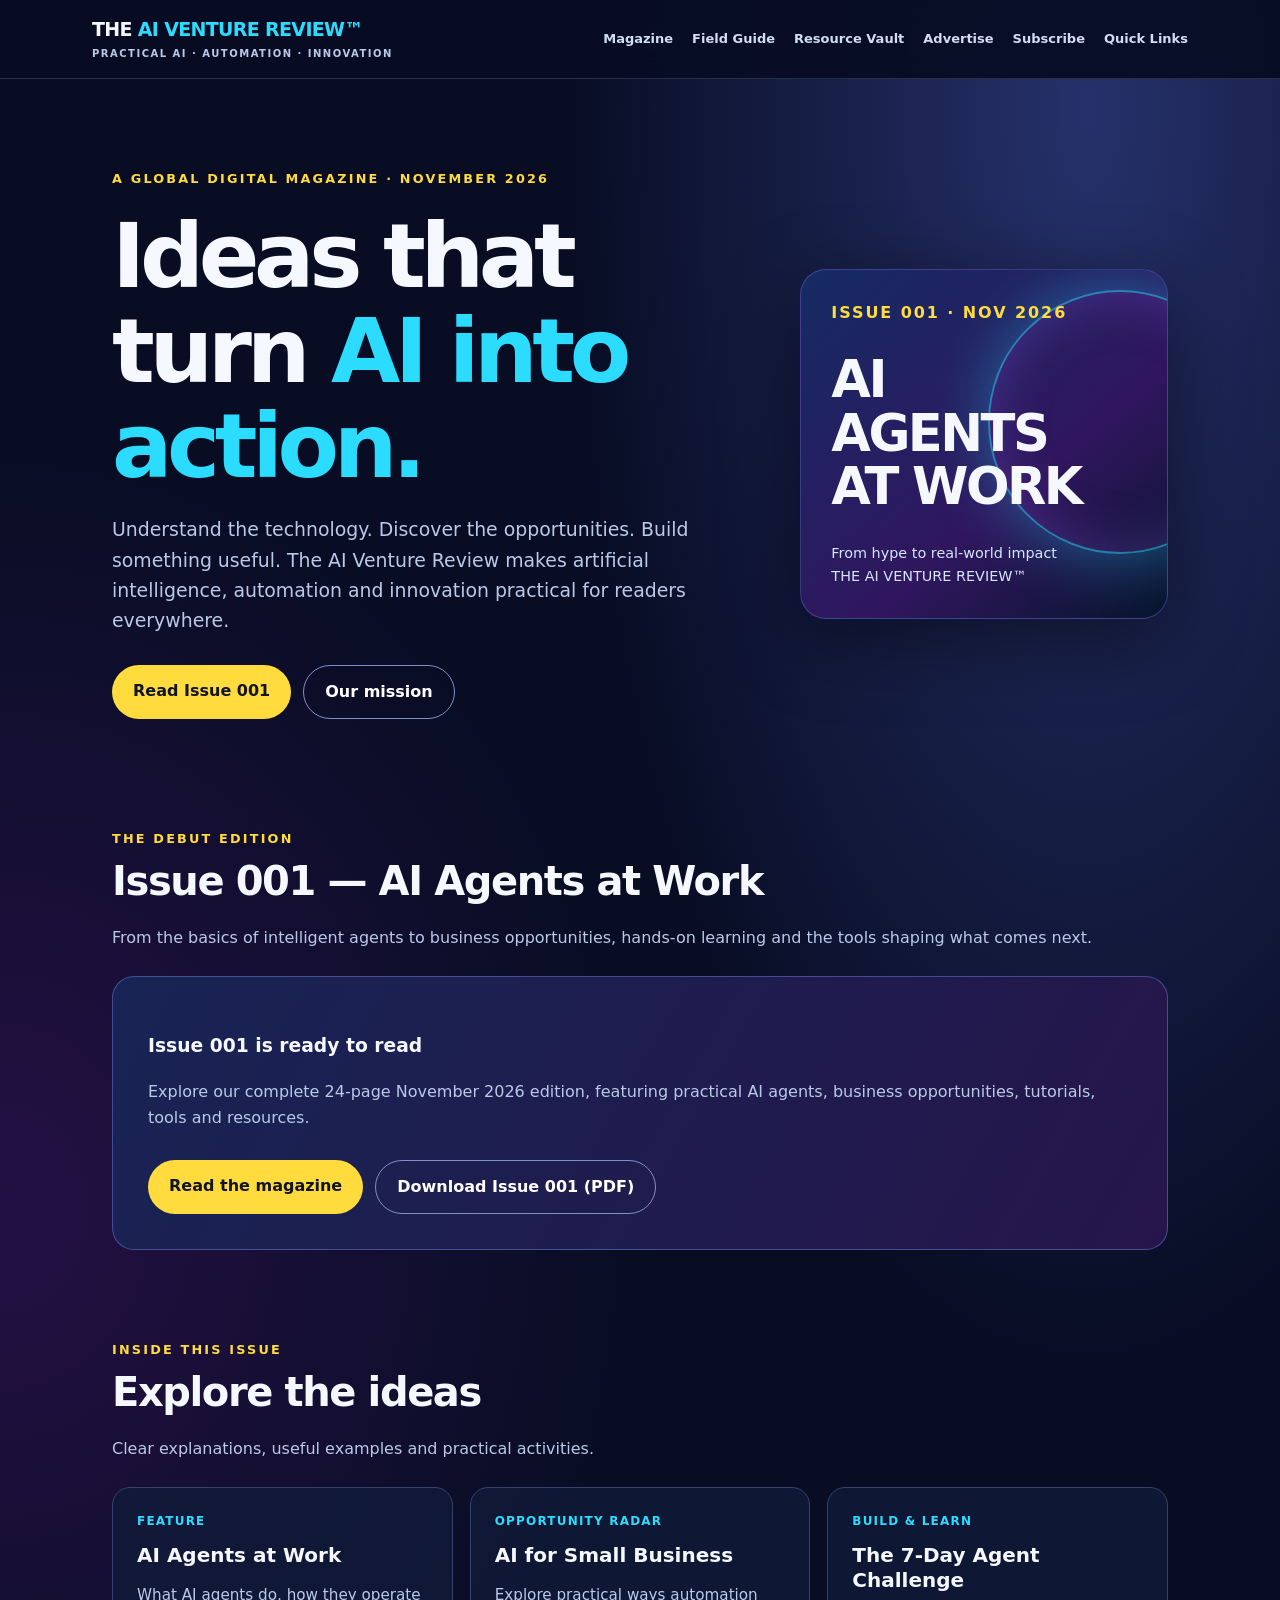
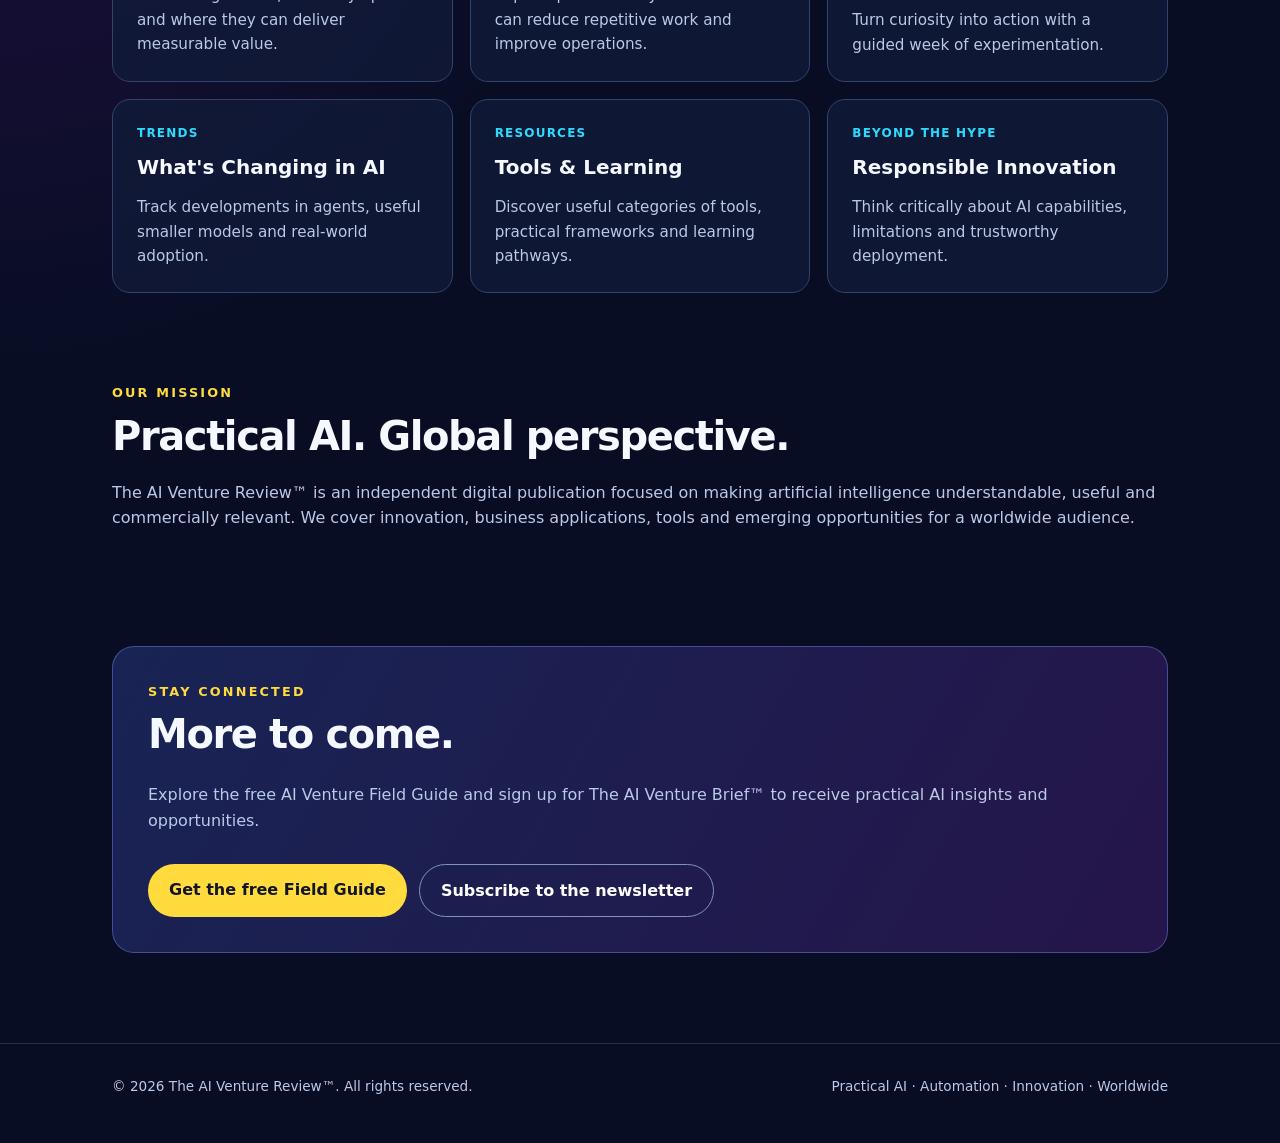
<file: index.html>
<!doctype html>
<html lang="en">
<head>
<meta charset="utf-8"><meta name="viewport" content="width=device-width,initial-scale=1">
<meta name="description" content="The AI Venture Review — practical AI, automation and innovation for a global audience.">
<title>The AI Venture Review | Practical AI for Real-World Results</title>
<style>
:root{color-scheme:dark;--navy:#080d24;--panel:#111b3a;--line:#34436c;--cyan:#2bdcff;--violet:#a06cff;--yellow:#ffdb3d;--text:#f5f8ff;--muted:#bac9e7}*{box-sizing:border-box}html{scroll-behavior:smooth}body{margin:0;background:radial-gradient(ellipse at 85% 4%,#26316b 0,transparent 34%),radial-gradient(ellipse at 0% 44%,#241044 0,transparent 35%),var(--navy);font-family:system-ui,-apple-system,Segoe UI,Arial,sans-serif;color:var(--text);line-height:1.6}a{color:inherit}a:focus-visible{outline:3px solid var(--yellow);outline-offset:4px}.wrap{max-width:1100px;margin:auto;padding:0 22px}.top{border-bottom:1px solid #ffffff20;background:#080d24cc}.nav{min-height:82px;display:flex;justify-content:space-between;align-items:center;gap:18px;flex-wrap:wrap}.brand{font-weight:850;font-size:1.4rem;letter-spacing:-.045em;text-decoration:none;line-height:1.05}.brand strong{color:var(--cyan)}.brand small{display:block;font-size:.64rem;font-weight:600;letter-spacing:.08em;color:var(--muted);margin-top:6px}.links{display:flex;gap:18px;flex-wrap:wrap}.links a{font-size:.88rem;text-decoration:none;color:var(--muted)}.links a:hover{color:white}.hero{padding:90px 0 65px;display:grid;grid-template-columns:1.4fr .8fr;gap:45px;align-items:center}.eyebrow{font-size:.8rem;text-transform:uppercase;letter-spacing:.17em;color:var(--yellow);font-weight:800}h1{font-size:clamp(2.8rem,7vw,5.7rem);line-height:1.06;letter-spacing:-.06em;margin:20px 0}h1 span{color:var(--cyan)}p.lead{font-size:1.18rem;color:var(--muted);max-width:640px}.actions{display:flex;flex-wrap:wrap;gap:12px;margin-top:30px}.btn{display:inline-block;padding:13px 21px;border-radius:999px;background:var(--yellow);color:#111527;text-decoration:none;font-weight:800}.btn.alt{background:transparent;border:1px solid #8091c6;color:white}.art{border:1px solid #7289ff55;border-radius:26px;min-height:350px;padding:30px;background:linear-gradient(140deg,#152b64,#30165e 62%,#07152d);box-shadow:0 20px 80px #0007;display:flex;flex-direction:column;justify-content:space-between;position:relative;overflow:hidden}.art:after{content:"";position:absolute;width:260px;height:260px;border:2px solid #30d8ff88;border-radius:50%;right:-85px;top:20px;box-shadow:0 0 65px #1bdcff66,inset 0 0 55px #a067ff44}.art .edition{color:var(--yellow);font-weight:900;letter-spacing:.12em;z-index:1}.art .feature{font-size:clamp(2rem,4vw,3.2rem);line-height:1.05;font-weight:900;letter-spacing:-.05em;z-index:1;max-width:270px}.art .bottom{z-index:1;color:#d4e5ff;font-size:.9rem}section{padding:45px 0}h2{font-size:clamp(1.7rem,4vw,2.5rem);letter-spacing:-.035em;margin:0 0 12px}.sub{color:var(--muted);margin:0 0 25px}.grid{display:grid;grid-template-columns:repeat(3,1fr);gap:17px}.card{border:1px solid var(--line);background:#111b3abf;border-radius:18px;padding:24px}.card .tag{color:var(--cyan);font-weight:800;font-size:.75rem;letter-spacing:.1em;text-transform:uppercase}.card h3{font-size:1.25rem;line-height:1.25;margin:12px 0}.card p{color:var(--muted);font-size:.95rem;margin-bottom:0}.callout{border:1px solid #6f7edc80;background:linear-gradient(120deg,#182454,#25154a);padding:35px;border-radius:22px}.callout p{color:var(--muted)}.note{font-size:.88rem;color:var(--muted)}footer{border-top:1px solid #ffffff24;padding:32px 0 45px;margin-top:45px;color:var(--muted);font-size:.85rem}.footer-row{display:flex;justify-content:space-between;gap:16px;flex-wrap:wrap}@media(max-width:760px){.hero{grid-template-columns:1fr;padding-top:55px}.art{min-height:300px}.grid{grid-template-columns:1fr}.nav{padding-top:18px;padding-bottom:18px}.callout{padding:24px}}
.skip-link{position:absolute;left:-9999px;top:8px;z-index:100;background:#ffdb3d;color:#080d24;padding:9px 14px}.skip-link:focus{left:8px}
.site-header{position:sticky;top:0;z-index:30;border-bottom:1px solid #ffffff24;background:#080d24f2;backdrop-filter:blur(14px)}
.site-header .nav{min-height:78px;max-width:1140px;display:flex;align-items:center;justify-content:space-between;flex-wrap:nowrap;gap:18px}
.site-header .logo{text-decoration:none;font-weight:850;font-size:19px;letter-spacing:-.035em;line-height:1.15;white-space:nowrap}.site-header .logo span{color:#2bdcff}.site-header .logo small{display:block;font-size:10px;letter-spacing:1.5px;color:#bac9e7;margin-top:7px;font-weight:700}
.site-header .navlinks{display:flex;gap:19px;align-items:center;flex-wrap:wrap}.site-header .navlinks a{text-decoration:none;font-size:13px;color:#d2dcf3;font-weight:650}.site-header .navlinks a:hover{color:white}
.site-header .mobile-nav{display:none;position:relative}.site-header .mobile-nav summary{cursor:pointer;list-style:none;display:flex;align-items:center;justify-content:center;border:1px solid #7891c5;background:#1b2c55;color:white;padding:11px 16px;border-radius:12px;font-weight:750}.site-header .mobile-nav summary::-webkit-details-marker{display:none}
.site-header .mobile-nav[open] .navlinks{display:flex;position:absolute;right:0;top:calc(100% + 10px);width:min(280px,calc(100vw - 30px));flex-direction:column;align-items:stretch;gap:0;padding:10px;background:#101c3d;border:1px solid #5b73a4;border-radius:14px;box-shadow:0 18px 50px #000b}.site-header .mobile-nav .navlinks a{display:block;padding:11px 13px;font-size:15px}
@media(max-width:960px){.site-header .nav>.navlinks{display:none}.site-header .mobile-nav{display:block}.site-header .nav{min-height:72px;padding-top:8px;padding-bottom:8px}.site-header .logo{font-size:clamp(13px,3.4vw,19px);white-space:normal}.site-header .logo small{font-size:8px;letter-spacing:1px}}
@media(max-width:400px){.site-header .logo{max-width:calc(100% - 112px)}}
</style>
</head>
<body>
<a class="skip-link" href="#home">Skip to content</a><header class="site-header"><nav class="wrap nav" aria-label="Main navigation"><a class="logo" href="index.html">THE <span>AI VENTURE REVIEW™</span><small>PRACTICAL AI · AUTOMATION · INNOVATION</small></a><div class="navlinks"><a href="magazine/">Magazine</a><a href="field-guide/">Field Guide</a><a href="resources/">Resource Vault</a><a href="advertise/">Advertise</a><a href="subscribe/">Subscribe</a><a href="links/">Quick Links</a></div><details class="mobile-nav"><summary aria-label="Open navigation menu">☰ Menu</summary><div class="navlinks"><a href="magazine/">Magazine</a><a href="field-guide/">Field Guide</a><a href="resources/">Resource Vault</a><a href="advertise/">Advertise</a><a href="subscribe/">Subscribe</a><a href="links/">Quick Links</a></div></details></nav></header>
<main id="home" class="wrap">
<div class="hero"><div><div class="eyebrow">A global digital magazine · November 2026</div><h1>Ideas that turn <span>AI into action.</span></h1><p class="lead">Understand the technology. Discover the opportunities. Build something useful. The AI Venture Review makes artificial intelligence, automation and innovation practical for readers everywhere.</p><div class="actions"><a class="btn" href="magazine/">Read Issue 001</a><a class="btn alt" href="#about">Our mission</a></div></div><div class="art" role="img" aria-label="Issue 001: AI Agents at Work"><div class="edition">ISSUE 001 · NOV 2026</div><div class="feature">AI AGENTS<br>AT WORK</div><div class="bottom">From hype to real-world impact<br>THE AI VENTURE REVIEW™</div></div></div>
<section id="issue"><div class="eyebrow">The debut edition</div><h2>Issue 001 — AI Agents at Work</h2><p class="sub">From the basics of intelligent agents to business opportunities, hands-on learning and the tools shaping what comes next.</p><div class="callout"><h3>Issue 001 is ready to read</h3><p>Explore our complete 24-page November 2026 edition, featuring practical AI agents, business opportunities, tutorials, tools and resources.</p><div class="actions"><a class="btn" href="magazine/">Read the magazine</a><a class="btn alt" href="magazine/issue-001-preview.pdf" download>Download Issue 001 (PDF)</a></div></div></section>
<section id="inside"><div class="eyebrow">Inside this issue</div><h2>Explore the ideas</h2><p class="sub">Clear explanations, useful examples and practical activities.</p><div class="grid"><article class="card"><div class="tag">Feature</div><h3>AI Agents at Work</h3><p>What AI agents do, how they operate and where they can deliver measurable value.</p></article><article class="card"><div class="tag">Opportunity Radar</div><h3>AI for Small Business</h3><p>Explore practical ways automation can reduce repetitive work and improve operations.</p></article><article class="card"><div class="tag">Build & Learn</div><h3>The 7-Day Agent Challenge</h3><p>Turn curiosity into action with a guided week of experimentation.</p></article><article class="card"><div class="tag">Trends</div><h3>What's Changing in AI</h3><p>Track developments in agents, useful smaller models and real-world adoption.</p></article><article class="card"><div class="tag">Resources</div><h3>Tools & Learning</h3><p>Discover useful categories of tools, practical frameworks and learning pathways.</p></article><article class="card"><div class="tag">Beyond the Hype</div><h3>Responsible Innovation</h3><p>Think critically about AI capabilities, limitations and trustworthy deployment.</p></article></div></section>
<section id="about"><div class="eyebrow">Our mission</div><h2>Practical AI. Global perspective.</h2><p class="sub">The AI Venture Review™ is an independent digital publication focused on making artificial intelligence understandable, useful and commercially relevant. We cover innovation, business applications, tools and emerging opportunities for a worldwide audience.</p></section>
<section id="connect"><div class="callout"><div class="eyebrow">Stay connected</div><h2>More to come.</h2><p>Explore the free AI Venture Field Guide and sign up for The AI Venture Brief™ to receive practical AI insights and opportunities.</p><div class="actions"><a class="btn" href="field-guide/">Get the free Field Guide</a><a class="btn alt" href="subscribe/">Subscribe to the newsletter</a></div></div></section>
</main><footer><div class="wrap footer-row"><span>© 2026 The AI Venture Review™. All rights reserved.</span><span>Practical AI · Automation · Innovation · Worldwide</span></div></footer>
</body></html>
</file>
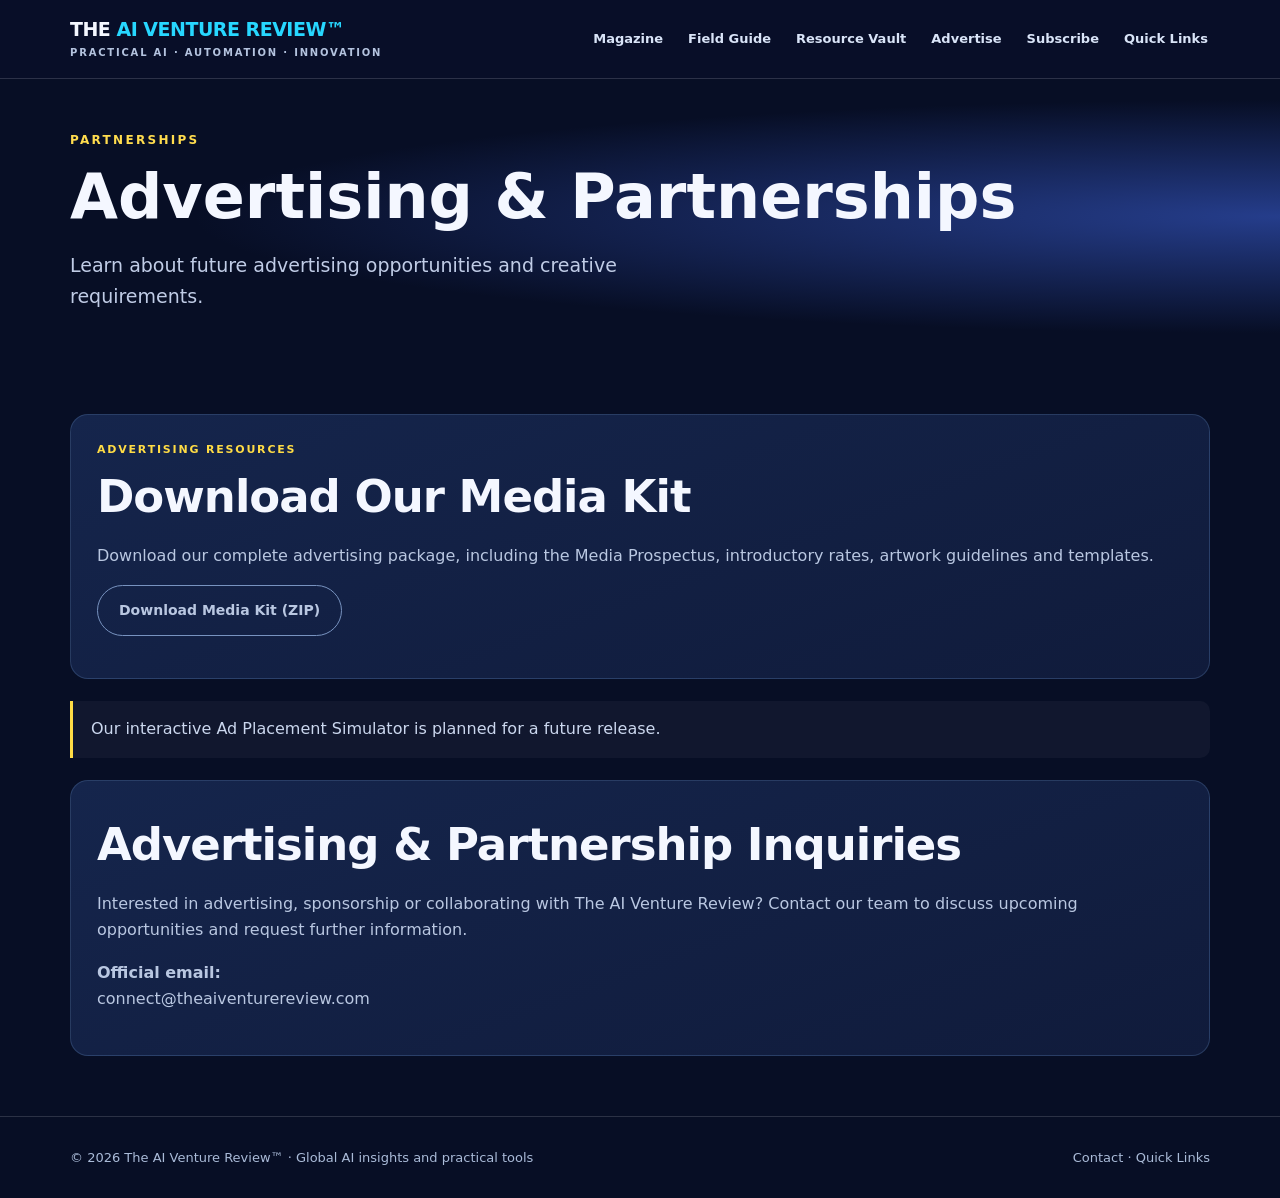
<file: advertise/index.html>
<!doctype html><html lang="en"><head><meta charset="utf-8"><meta name="viewport" content="width=device-width,initial-scale=1"><meta name="description" content="The AI Venture Review — global AI insights, practical tools and business opportunities."><title>Advertising | The AI Venture Review™</title><link rel="stylesheet" href="../assets/style.css"></head><body><a class="skip-link" href="#main-content">Skip to content</a><header class="site-header"><nav class="wrap nav"><a class="logo" href="../index.html">THE <span>AI VENTURE REVIEW™</span><small>PRACTICAL AI · AUTOMATION · INNOVATION</small></a><div class="navlinks"><a href="../magazine/">Magazine</a><a href="../field-guide/">Field Guide</a><a href="../resources/">Resource Vault</a><a href="../advertise/">Advertise</a><a href="../subscribe/">Subscribe</a><a href="../links/">Quick Links</a></div><details class="mobile-nav"><summary aria-label="Open navigation menu">Menu</summary><div class="navlinks"><a href="../magazine/">Magazine</a><a href="../field-guide/">Field Guide</a><a href="../resources/">Resource Vault</a><a href="../advertise/" aria-current="page">Advertise</a><a href="../subscribe/">Subscribe</a><a href="../links/">Quick Links</a></div></details></nav></header><main id="main-content"><section class="page-hero"><div class="wrap"><div class="eyebrow">Partnerships</div><h1>Advertising & Partnerships</h1><p class="lead">Learn about future advertising opportunities and creative requirements.</p></div></section>
<section class="section">
  <div class="wrap">
    <div class="panel">
      <div class="tag">ADVERTISING RESOURCES</div>
      <h2>Download Our Media Kit</h2>
      <p>
        Download our complete advertising package,
        including the Media Prospectus, introductory
        rates, artwork guidelines and templates.
      </p>
      <p>
        <a class="btn" href="./media_kit.zip"
           download="media_kit.zip">
          Download Media Kit (ZIP)
        </a>
      </p>
    </div>

    <div class="notice">
      Our interactive Ad Placement Simulator
      is planned for a future release.
    </div>
  </div>

<div class="wrap">
  <div class="panel">
    <h2>Advertising &amp; Partnership Inquiries</h2>
    <p>
      Interested in advertising, sponsorship or
      collaborating with The AI Venture Review?
      Contact our team to discuss upcoming
      opportunities and request further information.
    </p>
    <p>
      <strong>Official email:</strong><br>
      <a href="mailto:connect@theaiventurereview.com">
        connect@theaiventurereview.com
      </a>
    </p>
  </div>
</div>
</section></main><footer class="footer"><div class="wrap"><span>© 2026 The AI Venture Review™ · Global AI insights and practical tools</span><span><a href="../contact/">Contact</a> · <a href="../links/">Quick Links</a></span></div></footer></body></html>
</file>
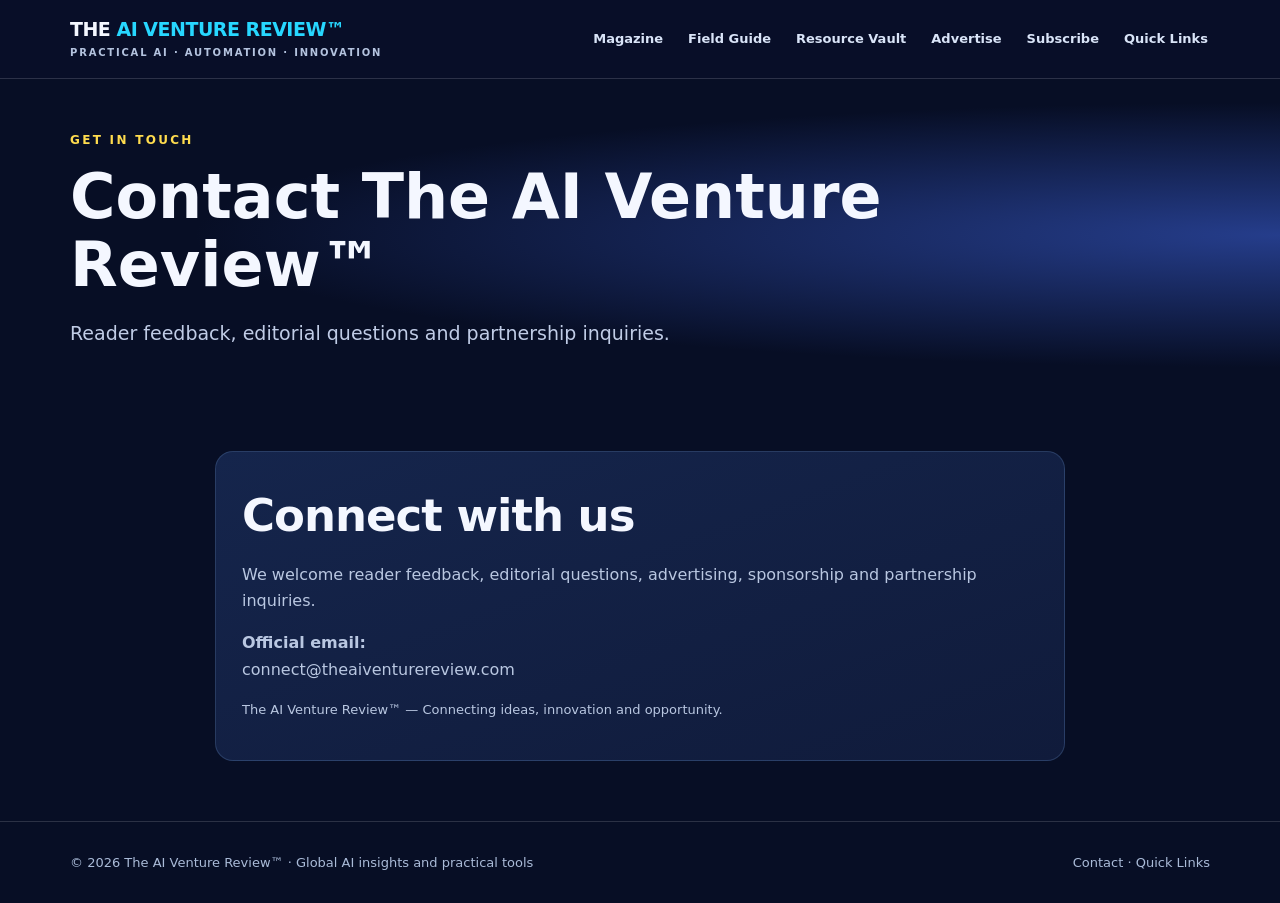
<file: contact/index.html>
<!doctype html><html lang="en"><head><meta charset="utf-8"><meta name="viewport" content="width=device-width,initial-scale=1"><meta name="description" content="The AI Venture Review — global AI insights, practical tools and business opportunities."><title>Contact | The AI Venture Review™</title><link rel="stylesheet" href="../assets/style.css"></head><body><a class="skip-link" href="#main-content">Skip to content</a><header class="site-header"><nav class="wrap nav"><a class="logo" href="../index.html">THE <span>AI VENTURE REVIEW™</span><small>PRACTICAL AI · AUTOMATION · INNOVATION</small></a><div class="navlinks"><a href="../magazine/">Magazine</a><a href="../field-guide/">Field Guide</a><a href="../resources/">Resource Vault</a><a href="../advertise/">Advertise</a><a href="../subscribe/">Subscribe</a><a href="../links/">Quick Links</a></div><details class="mobile-nav"><summary aria-label="Open navigation menu">Menu</summary><div class="navlinks"><a href="../magazine/">Magazine</a><a href="../field-guide/">Field Guide</a><a href="../resources/">Resource Vault</a><a href="../advertise/">Advertise</a><a href="../subscribe/">Subscribe</a><a href="../links/">Quick Links</a></div></details></nav></header><main id="main-content"><section class="page-hero"><div class="wrap"><div class="eyebrow">Get in touch</div><h1>Contact The AI Venture Review™</h1><p class="lead">Reader feedback, editorial questions and partnership inquiries.</p></div></section><section class="section"><div class="wrap content"><div class="panel">
<h2>Connect with us</h2>

<p>
  We welcome reader feedback, editorial questions,
  advertising, sponsorship and partnership inquiries.
</p>

<p>
  <strong>Official email:</strong><br>
  <a href="mailto:connect@theaiventurereview.com">
    connect@theaiventurereview.com
  </a>
</p>

<p class="small">
  The AI Venture Review&trade; —
  Connecting ideas, innovation and opportunity.
</p>
</div></div></section></main><footer class="footer"><div class="wrap"><span>© 2026 The AI Venture Review™ · Global AI insights and practical tools</span><span><a href="../contact/">Contact</a> · <a href="../links/">Quick Links</a></span></div></footer></body></html>
</file>
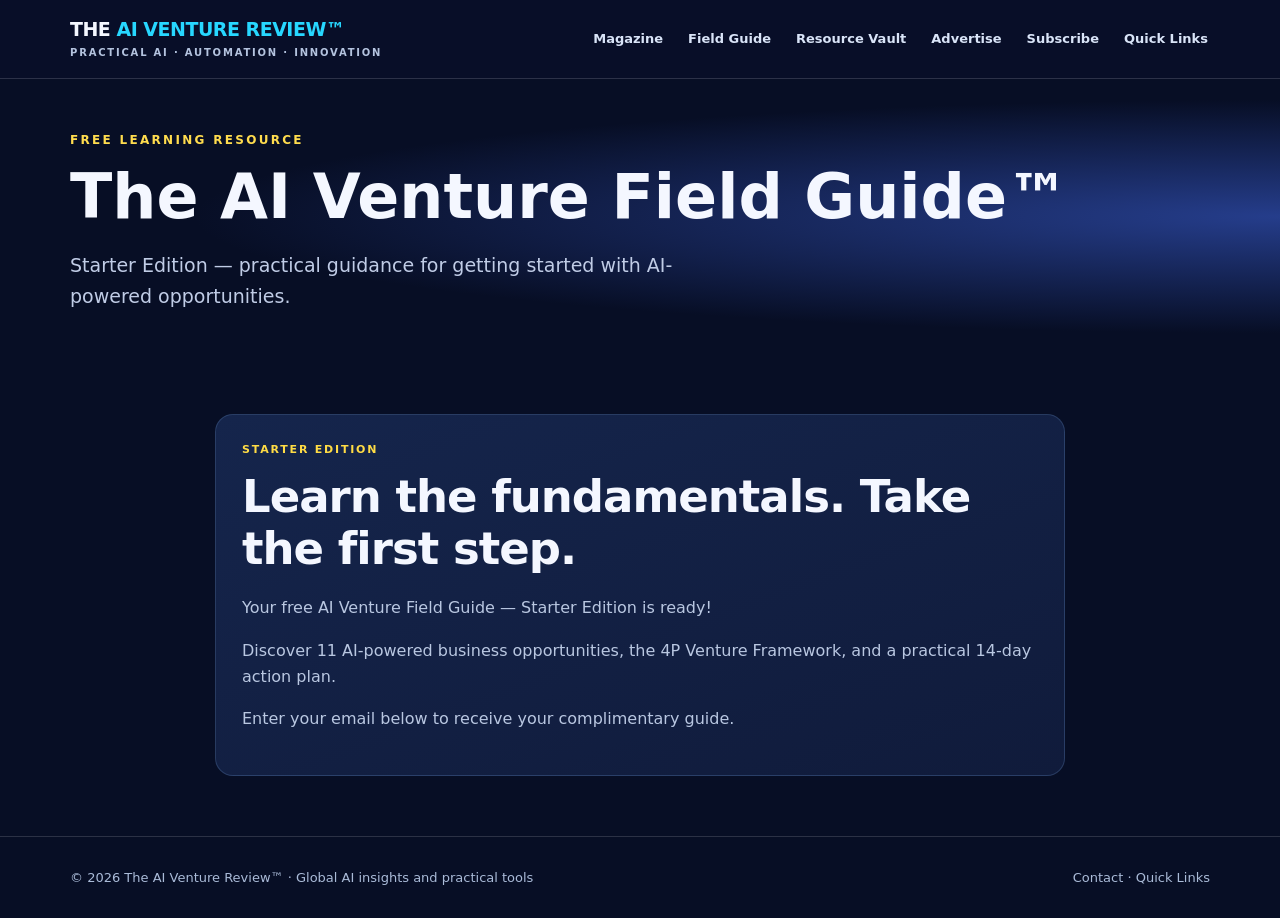
<file: field-guide/index.html>
<!doctype html><html lang="en"><head><meta charset="utf-8"><meta name="viewport" content="width=device-width,initial-scale=1"><meta name="description" content="The AI Venture Review — global AI insights, practical tools and business opportunities."><title>Field Guide | The AI Venture Review™</title><link rel="stylesheet" href="../assets/style.css">
<!-- MailerLite Universal -->
<script>
(function(w,d,e,u,f,l,n){w[f]=w[f]||function(){(w[f].q=w[f].q||[]).push(arguments);};l=d.createElement(e);l.async=1;l.src=u;n=d.getElementsByTagName(e)[0];n.parentNode.insertBefore(l,n);})(window,document,'script','https://assets.mailerlite.com/js/universal.js','ml');
ml('account', '2781444');
</script>
<!-- End MailerLite Universal -->
</head><body><a class="skip-link" href="#main-content">Skip to content</a><header class="site-header"><nav class="wrap nav"><a class="logo" href="../index.html">THE <span>AI VENTURE REVIEW™</span><small>PRACTICAL AI · AUTOMATION · INNOVATION</small></a><div class="navlinks"><a href="../magazine/">Magazine</a><a href="../field-guide/">Field Guide</a><a href="../resources/">Resource Vault</a><a href="../advertise/">Advertise</a><a href="../subscribe/">Subscribe</a><a href="../links/">Quick Links</a></div><details class="mobile-nav"><summary aria-label="Open navigation menu">Menu</summary><div class="navlinks"><a href="../magazine/">Magazine</a><a href="../field-guide/" aria-current="page">Field Guide</a><a href="../resources/">Resource Vault</a><a href="../advertise/">Advertise</a><a href="../subscribe/">Subscribe</a><a href="../links/">Quick Links</a></div></details></nav></header><main id="main-content"><section class="page-hero"><div class="wrap"><div class="eyebrow">Free learning resource</div><h1>The AI Venture Field Guide™</h1><p class="lead">Starter Edition — practical guidance for getting started with AI-powered opportunities.</p></div></section><section class="section"><div class="wrap content"><div class="panel"><div class="tag">Starter Edition</div><h2>Learn the fundamentals. Take the first step.</h2>
<p>Your free AI Venture Field Guide — Starter Edition is ready!</p>

<p>Discover 11 AI-powered business opportunities, the 4P Venture Framework, and a practical 14-day action plan.</p>

<p>Enter your email below to receive your complimentary guide.</p>

<div class="ml-embedded" data-form="biewhe"></div>
</div></div></section></main><footer class="footer"><div class="wrap"><span>© 2026 The AI Venture Review™ · Global AI insights and practical tools</span><span><a href="../contact/">Contact</a> · <a href="../links/">Quick Links</a></span></div></footer></body></html>
</file>
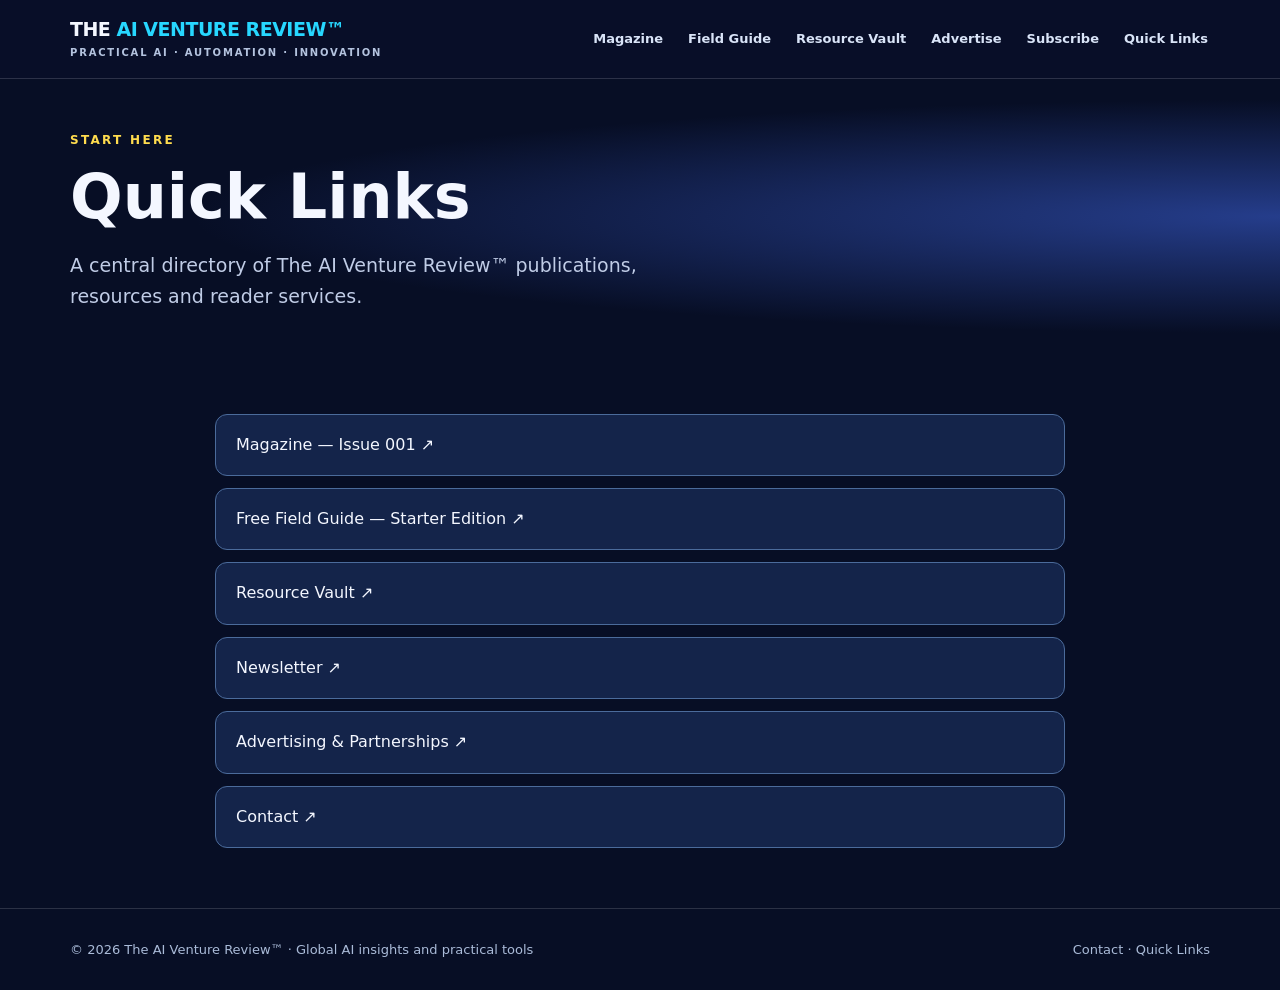
<file: links/index.html>
<!doctype html><html lang="en"><head><meta charset="utf-8"><meta name="viewport" content="width=device-width,initial-scale=1"><meta name="description" content="The AI Venture Review — global AI insights, practical tools and business opportunities."><title>Quick Links | The AI Venture Review™</title><link rel="stylesheet" href="../assets/style.css"></head><body><a class="skip-link" href="#main-content">Skip to content</a><header class="site-header"><nav class="wrap nav"><a class="logo" href="../index.html">THE <span>AI VENTURE REVIEW™</span><small>PRACTICAL AI · AUTOMATION · INNOVATION</small></a><div class="navlinks"><a href="../magazine/">Magazine</a><a href="../field-guide/">Field Guide</a><a href="../resources/">Resource Vault</a><a href="../advertise/">Advertise</a><a href="../subscribe/">Subscribe</a><a href="../links/">Quick Links</a></div><details class="mobile-nav"><summary aria-label="Open navigation menu">Menu</summary><div class="navlinks"><a href="../magazine/">Magazine</a><a href="../field-guide/">Field Guide</a><a href="../resources/">Resource Vault</a><a href="../advertise/">Advertise</a><a href="../subscribe/">Subscribe</a><a href="../links/" aria-current="page">Quick Links</a></div></details></nav></header><main id="main-content"><section class="page-hero"><div class="wrap"><div class="eyebrow">Start here</div><h1>Quick Links</h1><p class="lead">A central directory of The AI Venture Review™ publications, resources and reader services.</p></div></section><section class="section"><div class="wrap content link-list"><a href="../magazine/">Magazine — Issue 001 ↗</a><a href="../field-guide/">Free Field Guide — Starter Edition ↗</a><a href="../resources/">Resource Vault ↗</a><a href="../subscribe/">Newsletter ↗</a><a href="../advertise/">Advertising & Partnerships ↗</a><a href="../contact/">Contact ↗</a></div></section></main><footer class="footer"><div class="wrap"><span>© 2026 The AI Venture Review™ · Global AI insights and practical tools</span><span><a href="../contact/">Contact</a> · <a href="../links/">Quick Links</a></span></div></footer></body></html>
</file>
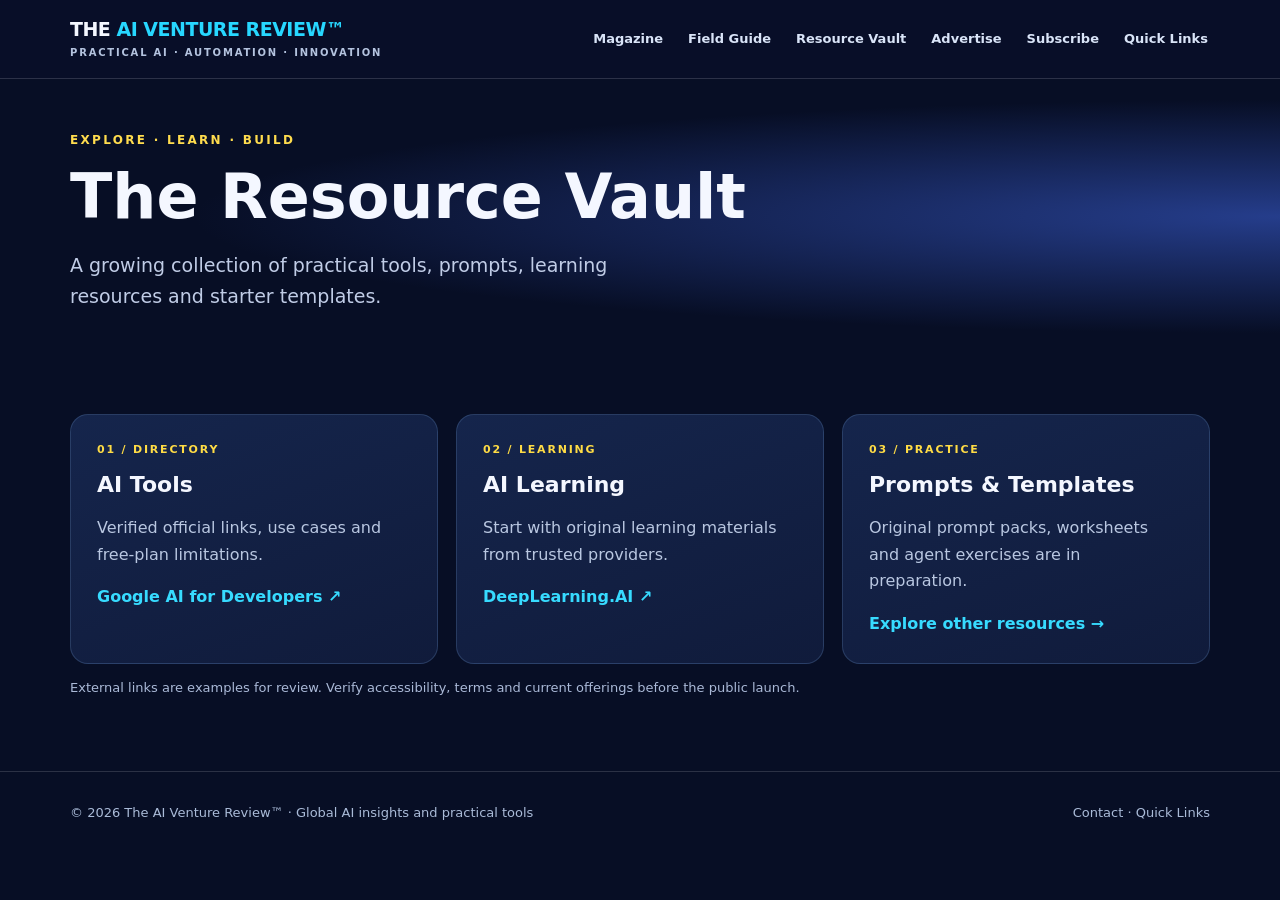
<file: resources/index.html>
<!doctype html><html lang="en"><head><meta charset="utf-8"><meta name="viewport" content="width=device-width,initial-scale=1"><meta name="description" content="The AI Venture Review — global AI insights, practical tools and business opportunities."><title>Resource Vault | The AI Venture Review™</title><link rel="stylesheet" href="../assets/style.css"></head><body><a class="skip-link" href="#main-content">Skip to content</a><header class="site-header"><nav class="wrap nav"><a class="logo" href="../index.html">THE <span>AI VENTURE REVIEW™</span><small>PRACTICAL AI · AUTOMATION · INNOVATION</small></a><div class="navlinks"><a href="../magazine/">Magazine</a><a href="../field-guide/">Field Guide</a><a href="../resources/">Resource Vault</a><a href="../advertise/">Advertise</a><a href="../subscribe/">Subscribe</a><a href="../links/">Quick Links</a></div><details class="mobile-nav"><summary aria-label="Open navigation menu">Menu</summary><div class="navlinks"><a href="../magazine/">Magazine</a><a href="../field-guide/">Field Guide</a><a href="../resources/" aria-current="page">Resource Vault</a><a href="../advertise/">Advertise</a><a href="../subscribe/">Subscribe</a><a href="../links/">Quick Links</a></div></details></nav></header><main id="main-content"><section class="page-hero"><div class="wrap"><div class="eyebrow">Explore · Learn · Build</div><h1>The Resource Vault</h1><p class="lead">A growing collection of practical tools, prompts, learning resources and starter templates.</p></div></section><section class="section"><div class="wrap"><div class="cards"><article class="card"><div class="tag">01 / Directory</div><h3>AI Tools</h3><p>Verified official links, use cases and free-plan limitations.</p><a href="https://ai.google.dev/" target="_blank" rel="noopener noreferrer">Google AI for Developers ↗</a></article><article class="card"><div class="tag">02 / Learning</div><h3>AI Learning</h3><p>Start with original learning materials from trusted providers.</p><a href="https://www.deeplearning.ai/" target="_blank" rel="noopener noreferrer">DeepLearning.AI ↗</a></article><article class="card"><div class="tag">03 / Practice</div><h3>Prompts & Templates</h3><p>Original prompt packs, worksheets and agent exercises are in preparation.</p><a href="../links/">Explore other resources →</a></article></div><p class="small">External links are examples for review. Verify accessibility, terms and current offerings before the public launch.</p></div></section></main><footer class="footer"><div class="wrap"><span>© 2026 The AI Venture Review™ · Global AI insights and practical tools</span><span><a href="../contact/">Contact</a> · <a href="../links/">Quick Links</a></span></div></footer></body></html>
</file>
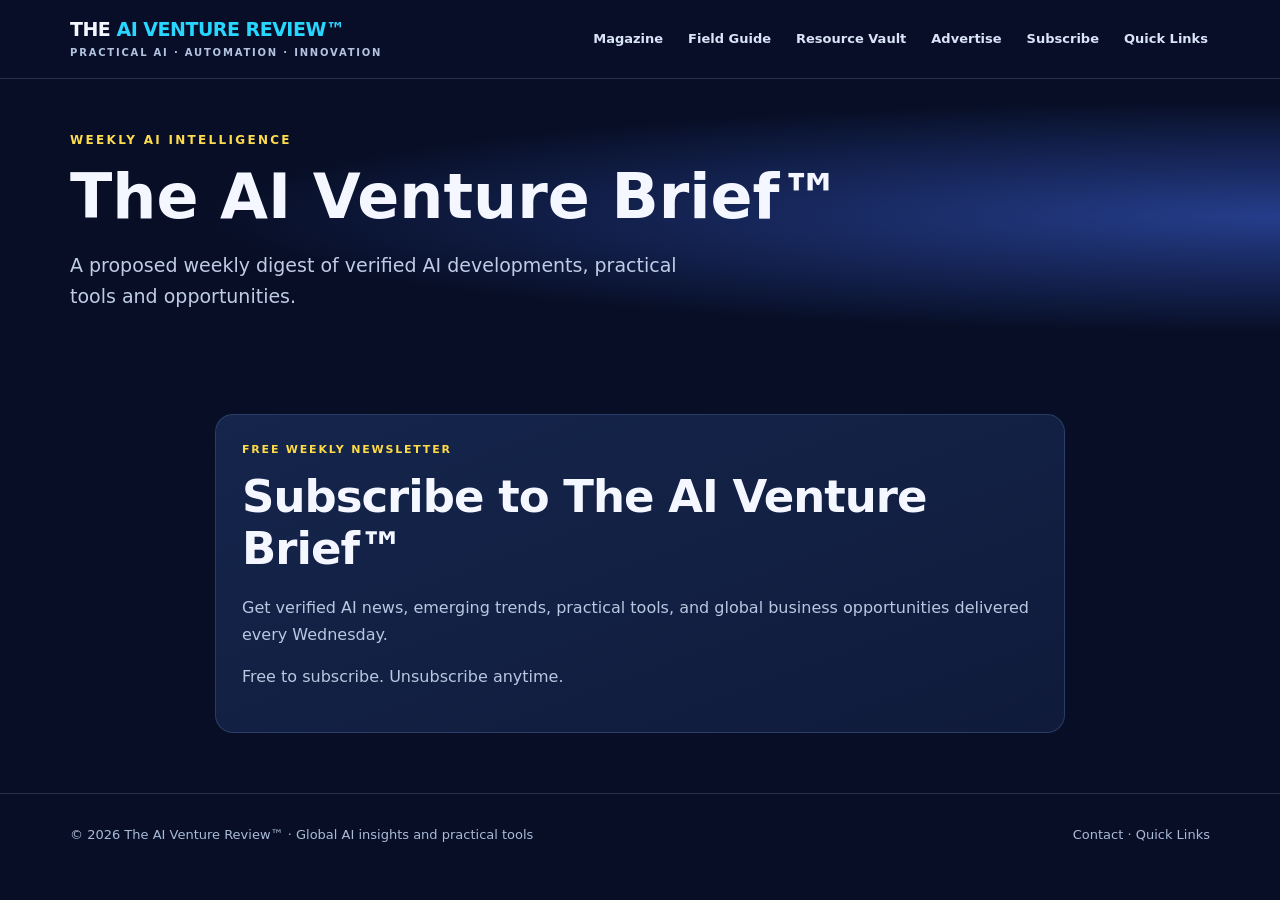
<file: subscribe/index.html>
<!doctype html><html lang="en"><head><meta charset="utf-8"><meta name="viewport" content="width=device-width,initial-scale=1"><meta name="description" content="The AI Venture Review — global AI insights, practical tools and business opportunities."><title>Newsletter | The AI Venture Review™</title><link rel="stylesheet" href="../assets/style.css">
<!-- MailerLite Universal -->
<script>
(function(w,d,e,u,f,l,n){w[f]=w[f]||function(){(w[f].q=w[f].q||[]).push(arguments);};l=d.createElement(e);l.async=1;l.src=u;n=d.getElementsByTagName(e)[0];n.parentNode.insertBefore(l,n);})
(window,document,'script','https://assets.mailerlite.com/js/universal.js','ml');
ml('account', '2781444');
</script>
<!-- End MailerLite Universal -->
</head><body><a class="skip-link" href="#main-content">Skip to content</a><header class="site-header"><nav class="wrap nav"><a class="logo" href="../index.html">THE <span>AI VENTURE REVIEW™</span><small>PRACTICAL AI · AUTOMATION · INNOVATION</small></a><div class="navlinks"><a href="../magazine/">Magazine</a><a href="../field-guide/">Field Guide</a><a href="../resources/">Resource Vault</a><a href="../advertise/">Advertise</a><a href="../subscribe/">Subscribe</a><a href="../links/">Quick Links</a></div><details class="mobile-nav"><summary aria-label="Open navigation menu">Menu</summary><div class="navlinks"><a href="../magazine/">Magazine</a><a href="../field-guide/">Field Guide</a><a href="../resources/">Resource Vault</a><a href="../advertise/">Advertise</a><a href="../subscribe/" aria-current="page">Subscribe</a><a href="../links/">Quick Links</a></div></details></nav></header><main id="main-content"><section class="page-hero"><div class="wrap"><div class="eyebrow">Weekly AI intelligence</div><h1>The AI Venture Brief™</h1><p class="lead">A proposed weekly digest of verified AI developments, practical tools and opportunities.</p></div></section>
<section class="section">
  <div class="wrap content">
    <div class="panel">
      <div class="tag">
        Free Weekly Newsletter
      </div>

      <h2>Subscribe to The AI Venture Brief™</h2>

      <p>
        Get verified AI news, emerging trends,
        practical tools, and global business
        opportunities delivered every Wednesday.
      </p>

      <div class="ml-embedded"
           data-form="DP7a19"></div>

      <p>
        Free to subscribe. Unsubscribe anytime.
      </p>
    </div>
  </div>
</section>
</main><footer class="footer"><div class="wrap"><span>© 2026 The AI Venture Review™ · Global AI insights and practical tools</span><span><a href="../contact/">Contact</a> · <a href="../links/">Quick Links</a></span></div></footer></body></html>
</file>
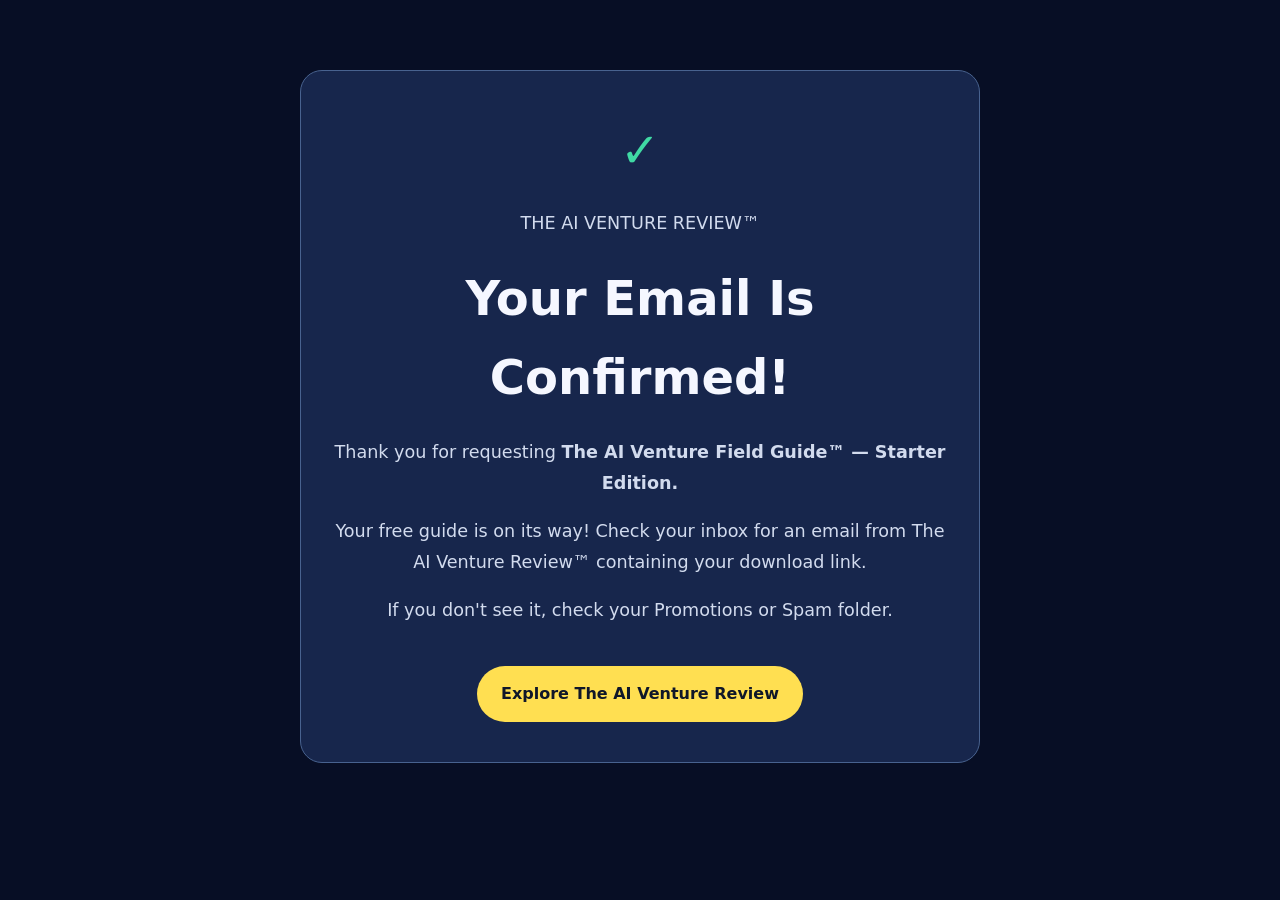
<file: field-guide/confirmed.html>
<!DOCTYPE html>
<html lang="en">
<head>
  <meta charset="UTF-8">
  <meta name="viewport" content="width=device-width, initial-scale=1">
  <title>Email Confirmed | The AI Venture Review</title>
  <link rel="stylesheet" href="../assets/style.css">
  <style>
    .confirm-card{max-width:680px;margin:70px auto;padding:40px 28px;text-align:center;background:#17264c;border:1px solid #48628f;border-radius:22px;color:#f5f7ff}
    .confirm-card h1{font-size:clamp(2rem,6vw,3rem);margin:20px 0}
    .confirm-card p{font-size:1.1rem;line-height:1.75;color:#d2dbee}
    .confirm-check{font-size:3rem;color:#40d9a4}
    .confirm-button{display:inline-block;margin-top:22px;padding:15px 24px;background:#ffdf51;color:#101729;border-radius:30px;font-weight:700;text-decoration:none}
  </style>
</head>
<body>
  <main class="wrap">
    <section class="confirm-card">
      <div class="confirm-check" aria-hidden="true">✓</div>
      <p>THE AI VENTURE REVIEW™</p>
      <h1>Your Email Is Confirmed!</h1>
      <p>Thank you for requesting <strong>The AI Venture Field Guide™ — Starter Edition.</strong></p>
      <p>Your free guide is on its way! Check your inbox for an email from The AI Venture Review™ containing your download link.</p>
      <p>If you don't see it, check your Promotions or Spam folder.</p>
      <a class="confirm-button" href="../index.html">Explore The AI Venture Review</a>
    </section>
  </main>
</body>
</html>
</file>
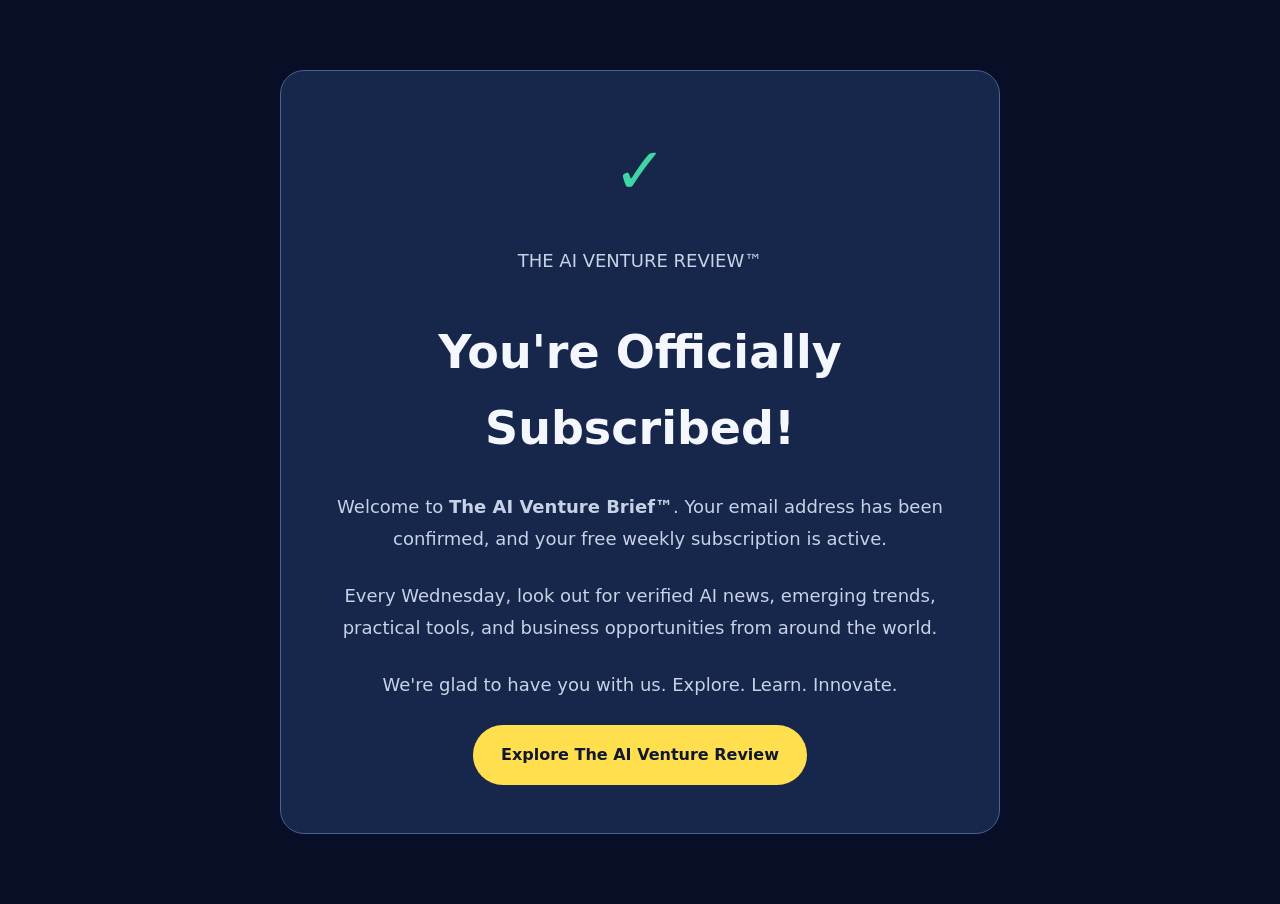
<file: subscribe/confirmed.html>
<!DOCTYPE html>
<html lang="en">
<head>
  <meta charset="UTF-8">
  <meta name="viewport" content="width=device-width, initial-scale=1">
  <meta name="description" content="Subscription confirmation for The AI Venture Brief.">
  <title>Subscription Confirmed | The AI Venture Review</title>
  <link rel="stylesheet" href="../assets/style.css">
  <style>
    .confirmation {
      max-width: 720px;
      margin: 70px auto;
      padding: 48px 30px;
      background: #17264b;
      border: 1px solid #466394;
      border-radius: 24px;
      text-align: center;
      color: #f5f7ff;
    }
    .checkmark {
      font-size: 64px;
      color: #40d6a3;
      margin-bottom: 20px;
    }
    .confirmation h1 {
      font-size: clamp(30px, 6vw, 46px);
      margin-bottom: 24px;
    }
    .confirmation p {
      font-size: 18px;
      line-height: 1.8;
      color: #c7d2e7;
      margin-bottom: 24px;
    }
    .confirmation .button {
      display: inline-block;
      background: #ffdf4e;
      color: #10172e;
      padding: 17px 28px;
      border-radius: 50px;
      font-weight: 700;
      text-decoration: none;
    }
  </style>
</head>
<body>
  <main class="wrap">
    <section class="confirmation">
      <div class="checkmark" aria-hidden="true">✓</div>

      <p>THE AI VENTURE REVIEW™</p>

      <h1>You're Officially Subscribed!</h1>

      <p>
        Welcome to <strong>The AI Venture Brief™</strong>.
        Your email address has been confirmed,
        and your free weekly subscription is active.
      </p>

      <p>
        Every Wednesday, look out for verified AI news,
        emerging trends, practical tools, and business
        opportunities from around the world.
      </p>

      <p>
        We're glad to have you with us.
        Explore. Learn. Innovate.
      </p>

      <a class="button" href="../index.html">
        Explore The AI Venture Review
      </a>
    </section>
  </main>
</body>
</html>
</file>
<file: assets/style.css>
*{box-sizing:border-box}html{scroll-behavior:smooth}body{margin:0;background:#070e25;color:#f4f7ff;font-family:Inter,system-ui,-apple-system,Segoe UI,Arial,sans-serif;line-height:1.65}a{color:inherit;text-decoration:none}a:hover{color:#29d9ff}.wrap{width:min(1140px,calc(100% - 38px));margin:auto}.site-header{background:#090f29eF;border-bottom:1px solid #ffffff25;position:sticky;top:0;z-index:20;backdrop-filter:blur(16px)}.nav{display:flex;align-items:center;justify-content:space-between;gap:24px;min-height:78px}.logo{font-size:19px;font-weight:850;letter-spacing:-.5px;line-height:1.15}.logo span{color:#27d7ff}.logo small{display:block;color:#b4c3df;font-size:10px;letter-spacing:1.8px;margin-top:6px}.navlinks{display:flex;gap:21px;flex-wrap:wrap;font-size:13px;font-weight:650;color:#d9e4f8}.hero{background:radial-gradient(ellipse at 78% 28%,#263a8a 0%,transparent 43%),linear-gradient(140deg,#080f28 30%,#0b1e47 100%);border-bottom:1px solid #ffffff17}.hero-grid{display:grid;grid-template-columns:1.13fr .87fr;gap:70px;align-items:center;padding:80px 0}.eyebrow{font-size:12px;text-transform:uppercase;letter-spacing:2.3px;color:#ffdc4e;font-weight:850}.hero h1{font-size:clamp(43px,5.8vw,76px);line-height:1.06;letter-spacing:-2px;margin:22px 0}.cyan{color:#27d7ff}.lead{font-size:19px;color:#c0cce6;max-width:610px}.actions{display:flex;flex-wrap:wrap;gap:12px;margin:29px 0}.btn{display:inline-flex;align-items:center;justify-content:center;padding:13px 21px;border-radius:40px;font-weight:800;font-size:14px;border:1px solid #7893c0;transition:transform .2s}.btn:hover{transform:translateY(-2px)}.btn.primary{background:#ffdc45;border-color:#ffdc45;color:#09142c}.btn.secondary{background:#ffffff0c;color:#fff}.small{color:#aab9d7;font-size:13px}.cover{max-width:370px;width:100%;display:block;margin:auto;box-shadow:0 20px 75px #0009,0 0 30px #168fff44;border-radius:5px;transform:rotate(2deg)}.cover-caption{text-align:center;color:#9fb8e1;font-size:12px;margin-top:20px}.section{padding:74px 0}.section.alt{background:#0d1938}.section h2{font-size:clamp(29px,4vw,45px);line-height:1.16;letter-spacing:-1px;margin:12px 0 20px}.section-intro{max-width:680px;color:#b8c6e0;margin-bottom:30px}.cards{display:grid;grid-template-columns:repeat(3,1fr);gap:18px}.card,.panel{border:1px solid #5c80b34d;background:linear-gradient(160deg,#15254c,#101b3b);border-radius:18px;padding:26px}.card h3{font-size:22px;line-height:1.3;margin:12px 0}.card p,.panel p{color:#b9c7e1}.card a{color:#37dbff;font-weight:800}.tag{color:#ffdc45;font-size:11px;letter-spacing:1.8px;text-transform:uppercase;font-weight:850}.split{display:grid;grid-template-columns:1fr 1fr;gap:44px;align-items:center}.pill{display:inline-block;border:1px solid #6083ba;border-radius:50px;padding:7px 13px;color:#b5c9ec;font-size:12px;margin:4px}.footer{border-top:1px solid #ffffff25;padding:30px 0;color:#aabbd8;font-size:13px}.footer .wrap{display:flex;justify-content:space-between;gap:16px;flex-wrap:wrap}.page-hero{padding:75px 0 40px;background:radial-gradient(ellipse at right,#253d8b 0%,transparent 60%)}.page-hero h1{font-size:clamp(36px,6vw,62px);line-height:1.1;margin:15px 0}.notice{border-left:3px solid #ffdc45;padding:15px 18px;background:#ffffff0a;color:#cbd7ee;border-radius:0 10px 10px 0;margin:22px 0}.link-list{display:grid;gap:12px}.link-list a,.link-list .item{padding:17px 20px;border:1px solid #4b6b9b;background:#14244a;border-radius:12px}.link-list a:hover{background:#203c70}.two{display:grid;grid-template-columns:1fr 1fr;gap:20px}.content{max-width:850px}.meta{font-size:12px;color:#ffdc45;letter-spacing:1px;font-weight:800;text-transform:uppercase}@media(max-width:760px){.nav{align-items:flex-start;flex-direction:column;padding:17px 0;gap:16px}.navlinks{gap:12px 17px;font-size:12px}.hero-grid,.split,.two{grid-template-columns:1fr;gap:25px}.hero-grid{padding:48px 0}.hero h1{letter-spacing:-1px}.cover{max-width:270px;transform:none}.cards{grid-template-columns:1fr}.section{padding:49px 0}.lead{font-size:17px}}
/* Phase 2: responsive navigation and spacing refinements */
.skip-link{position:absolute;left:12px;top:-90px;z-index:100;padding:10px 15px;background:#ffdc45;color:#09142c;border-radius:8px}
.skip-link:focus{top:10px}
.nav{position:relative}
.mobile-nav{display:none}
.navlinks a{padding:9px 2px;border-radius:4px}
.navlinks a[aria-current="page"]{color:#ffdc45}
a:focus-visible,summary:focus-visible{outline:3px solid #ffdc45;outline-offset:4px}
.page-hero{padding:52px 0 22px}
.page-hero h1{margin:12px 0}
.section{padding:60px 0}
@media(max-width:760px){
 .wrap{width:min(100% - 32px,1140px)}
 .nav{flex-direction:row;align-items:center;min-height:70px;padding:12px 0;gap:12px}
 .logo{font-size:clamp(13px,3.6vw,18px);max-width:calc(100% - 105px)}
 .logo small{font-size:8px;letter-spacing:1px;margin-top:5px}
 .nav>.navlinks{display:none}
 .mobile-nav{display:block;position:relative;flex:none}
 .mobile-nav summary{list-style:none;cursor:pointer;display:flex;align-items:center;justify-content:center;gap:7px;border:1px solid #6882b2;border-radius:10px;padding:9px 11px;background:#16264d;font-size:13px;font-weight:750;color:#fff}
 .mobile-nav summary::-webkit-details-marker{display:none}
 .mobile-nav summary::before{content:"☰";font-size:18px;line-height:1}
 .mobile-nav[open] summary::before{content:"✕"}
 .mobile-nav .navlinks{position:absolute;right:0;top:calc(100% + 10px);display:flex;flex-direction:column;flex-wrap:nowrap;gap:1px;width:min(270px,calc(100vw - 32px));max-height:calc(100vh - 100px);overflow:auto;padding:10px;background:#101d40;border:1px solid #5373a5;border-radius:13px;box-shadow:0 16px 45px #000b;font-size:15px}
 .mobile-nav .navlinks a{display:block;padding:11px 12px}
 .mobile-nav .navlinks a:hover{background:#203a70}
 .page-hero{padding:34px 0 12px}
 .page-hero h1{font-size:clamp(32px,9vw,44px);letter-spacing:-.7px}
 .hero-grid{padding:34px 0;gap:22px}
 .hero h1{font-size:clamp(38px,10vw,52px);margin:13px 0}
 .lead{font-size:16px;line-height:1.55}
 .actions{margin:22px 0}
 .section{padding:35px 0}
 .section h2{margin:10px 0 15px}
 .card,.panel{padding:21px}
 .split,.two{gap:20px}
 .cover{max-width:300px}
 .footer{padding:24px 0}
}
@media(prefers-reduced-motion:reduce){html{scroll-behavior:auto}.btn{transition:none}}
</file>
